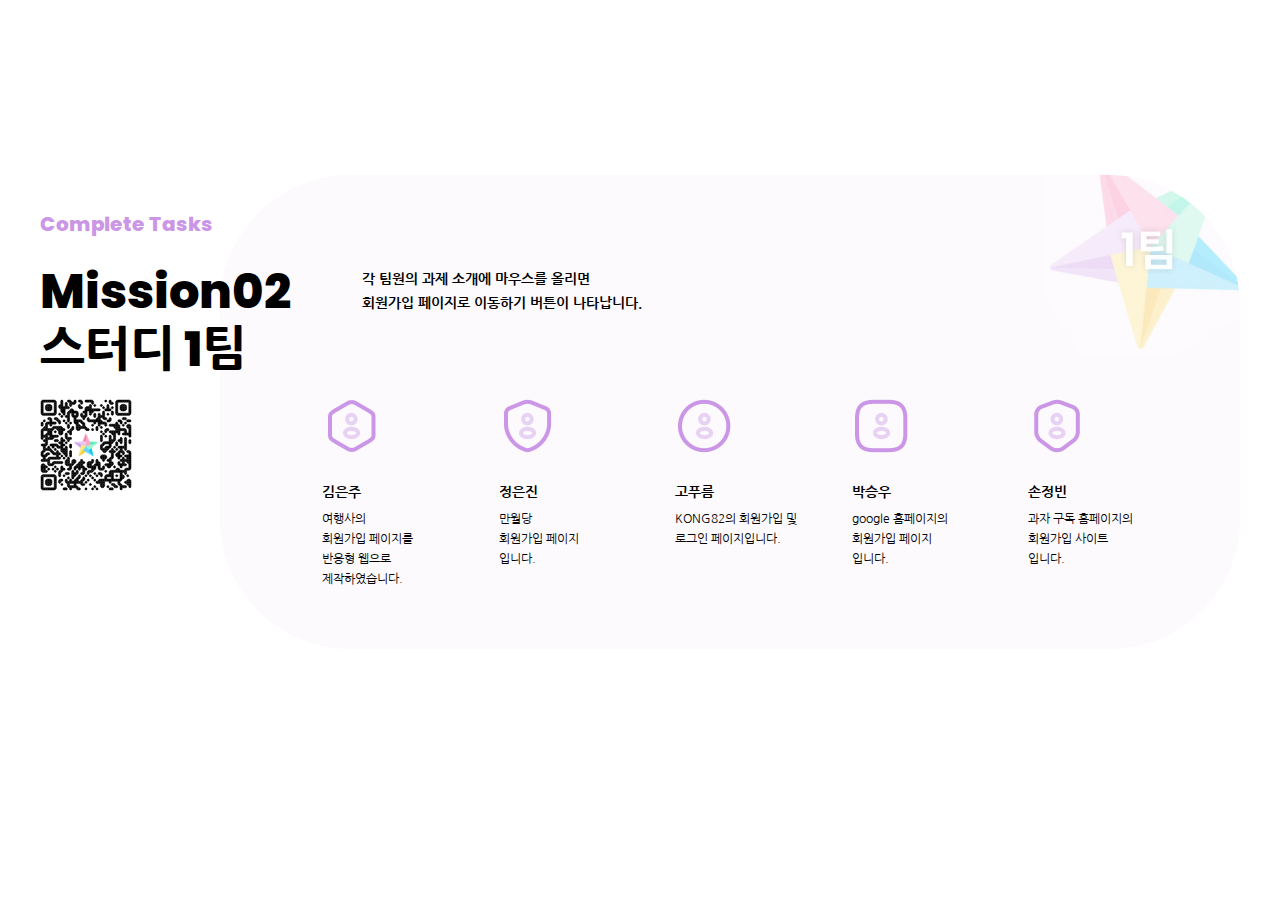
<file: index.html>
<!DOCTYPE html>
<html lang="ko">
   <head>
      <meta charset="UTF-8">
      <meta http-equiv="X-UA-Compatible" content="IE=edge">
      <meta name="viewport" content="width=device-width, initial-scale=1.0">
      <title>Mission02_Study1Team</title>
      <link rel="stylesheet" href="css/kej_index.css">
      <script src="javascript/prefixfree.min.js"></script>
   </head>
   <body>
      <article class="wrap">
         <header>
            <h1><span>Complete Tasks</span>Mission02<br>스터디 1팀</h1>
            <img src="resources/images/kej/index/qrcode.svg" alt="스터디 1팀의 Github" title="스터디 1팀의 Github 바로가기 QRcode">
         </header>
         <section class="flexbox">
            <h2 class="hidden">컨텐츠 시작</h2>
            <p class="discript">각 팀원의 과제 소개에 마우스를 올리면<br>회원가입 페이지로 이동하기 버튼이 나타납니다.</p>
            <article>
               <h2 class="hidden">팀원 과제 링크</h2>
               <!-- 김은주 -->
               <section>
                  <img src="resources/images/kej/index/icon_kej.png" alt="건물아이콘">
                  <h3>김은주</h3>
                  <p>여행사의<br>회원가입 페이지를<br>반응형 웹으로<br>제작하였습니다.</p>
                  <a href="html/kej_signup_v2.html" target="_blank" title="회원가입"><span class="hidden">김은주의 과제로 이동하기</span></a>
               </section>
               <!-- 정은진 : p에 설명 수정, a href에 링크경로 추가해 주세요 -->
               <section>
                  <img src="resources/images/kej/index/icon_jej.png" alt="건물아이콘">
                  <h3>정은진</h3>
                  <p>만월당<br>회원가입 페이지<br>입니다.</p>
                  <a href="html/jungenjin_signup.html" target="_blank" title="회원가입"><span class="hidden">정은진 과제로 이동하기</span></a>
               </section>
               <!-- 고푸름 : p에 설명 수정, a href에 링크경로 추가해 주세요 -->
               <section>
                  <img src="resources/images/kej/index/icon_kpr.png" alt="건물아이콘">
                  <h3>고푸름</h3>
                  <p>KONG82의 회원가입 및<br> 로그인 페이지입니다.</p>
                  <a href="./html/kopureum_signup.html" target="_blank" title="회원가입"><span class="hidden">고푸름의 과제로 이동하기</span></a>
               </section>
               <!-- 박승우 : p에 설명 수정, a href에 링크경로 추가해 주세요 -->
               <section>
                  <img src="resources/images/kej/index/icon_psw.png" alt="건물아이콘">
                  <h3>박승우</h3>
                  <p>google 홈페이지의<br>회원가입 페이지<br>입니다.</p>
                  <a href="html/seungwoo_signup.html" target="_blank" title="회원가입"><span class="hidden">박승우 과제로 이동하기</span></a>
               </section>
               <!-- 손정빈 : p에 설명 수정, a href에 링크경로 추가해 주세요 -->
               <section>
                  <img src="resources/images/kej/index/icon_sjb.png" alt="건물아이콘">
                  <h3>손정빈</h3>
                  <p>과자 구독 홈페이지의<br>회원가입 사이트<br>입니다.</p>
                  <a href="html/sonjeongbig_singup.html" target="_blank" title="회원가입"><span class="hidden">손정빈의 과제로 이동하기</span></a>
               </section>
            </article>
         </section>
      </article>
   </body>
</html>
</file>
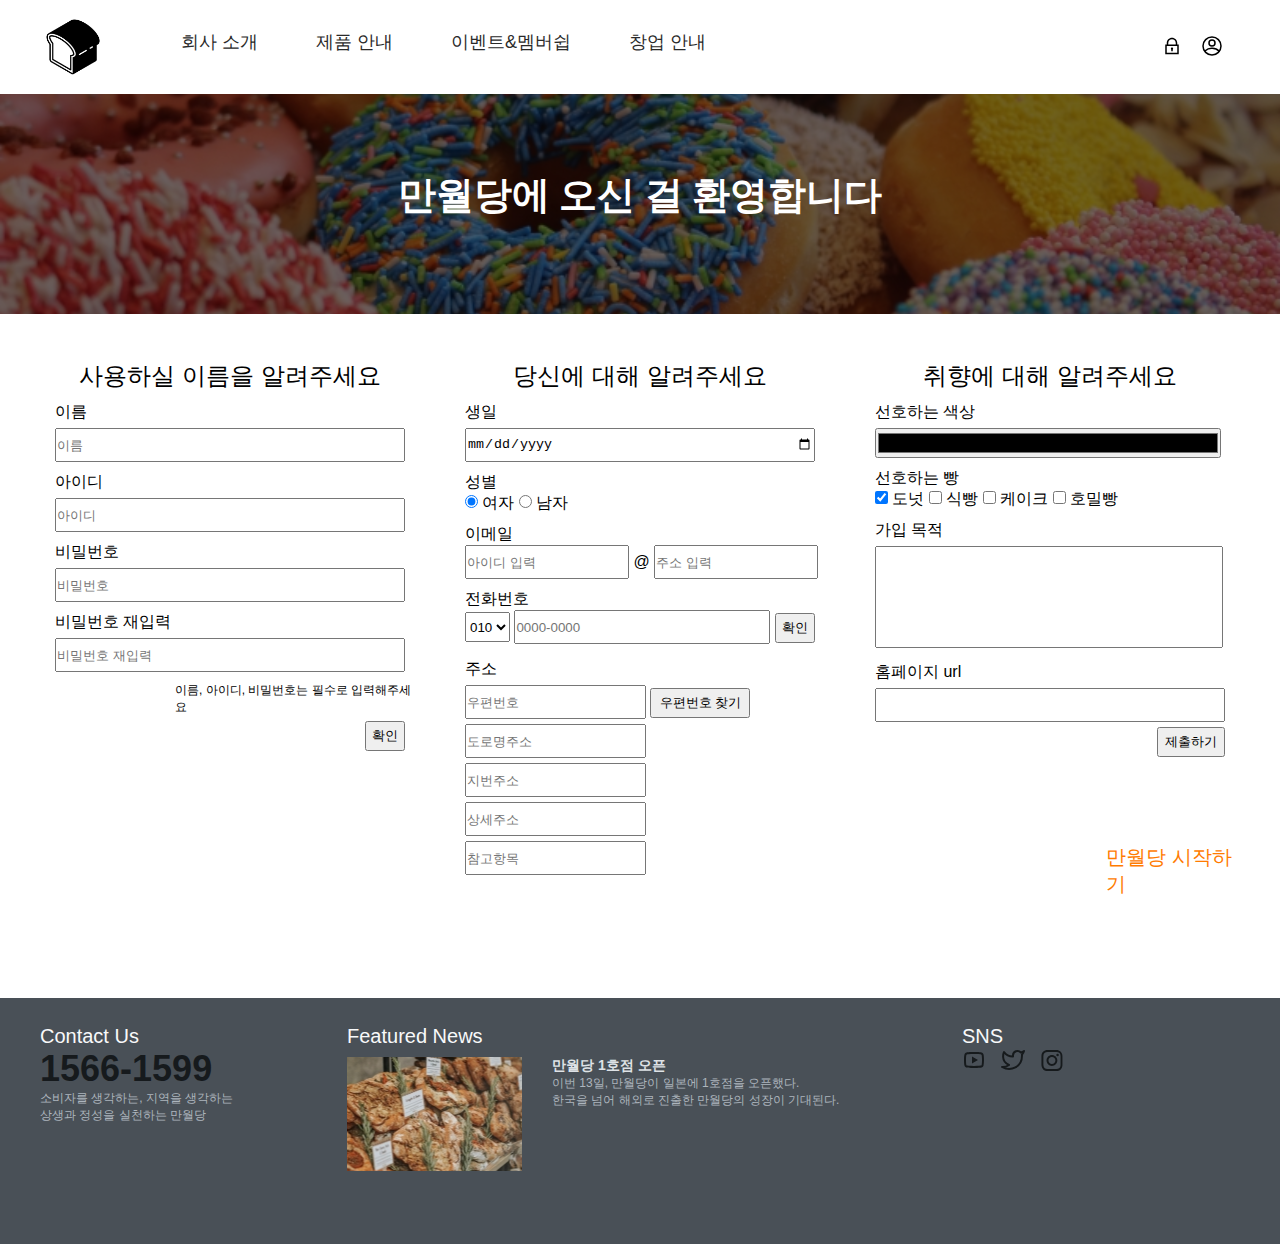
<file: html/jungenjin_signup.html>
<!DOCTYPE html>
<html lang="en">
   <head>
      <meta charset="UTF-8" />
      <meta http-equiv="X-UA-Compatible" content="IE=edge" />
      <meta name="viewport" content="width=device-width, initial-scale=1.0" />
      <title>만월당</title>
      <link rel="stylesheet" href="../css/jungenjin_signup.css" />
      <link rel="shortcut ico" href="../resources/images/jungenjin/bread.ico" />
      <link rel="icon" href="../resources/images/jungenjin/bread.ico" />
   </head>
   <body>
      <div id="wrap">
         <!-- header -->
         <header>
            <div class="container">
               <h1>
                  <a href="jungenjin.html"
                     ><img src="../resources/images/jungenjin/bread.ico" alt="만월당 로고"
                  /></a>
               </h1>
               <nav>
                  <ul>
                     <li><a href="#">회사 소개</a></li>
                     <li><a href="#">제품 안내</a></li>
                     <li><a href="#">이벤트&멤버쉽</a></li>
                     <li><a href="#">창업 안내</a></li>
                  </ul>
               </nav>
               <nav_r>
                  <ul>
                     <li>
                        <a href="#"
                           ><div class="nav_icon">
                              <img
                                 src="../resources/images/jungenjin/people.svg"
                                 alt="인재 채용" /></div
                        ></a>
                     </li>
                     <li>
                        <a href="#"
                           ><div class="nav_icon">
                              <img
                                 src="../resources/images/jungenjin/login.svg"
                                 alt="로그인" /></div
                        ></a>
                     </li>
                  </ul>
               </nav_r>
            </div>
         </header>
         <section>
            <div class="main_img">
               <p class="title">만월당에 오신 걸 환영합니다</p>
            </div>
            <div class="container">
               <div class="box1">
                  <form action="#" method="post">
                     <fieldset>
                        <legend>사용하실 이름을 알려주세요</legend>
                        <div class="text_box">
                           <p class="sub">
                              이름 <br /><label for="name"></label
                              ><input class="
                              write" type="text" id="name" placeholder="이름" title="이름 입력" required="required"/>
                           </p>
                           <p class="sub">
                              아이디 <br /><label for="id"></label
                              ><input class="
                              write" type="text" id="id" placeholder="아이디" title="아이디 입력" required="required" />
                           </p>
                           <p class="sub">
                              비밀번호 <br /><label for="pw"></label
                              ><input 
                              class="write"
                                 type="text"
                                 id="pw"
                                 placeholder="비밀번호"
                                 title="비밀번호 입력" required="required"/>
                           </p>
                           <p class="sub">
                              비밀번호 재입력 <br /><label for="r_pw"></label
                              ><input
                                 class="write"
                                 type="text"
                                 id="r_pw"
                                 placeholder="비밀번호 재입력"
                                 title="비밀번호 재입력" required="required"/>
                           </p>
                           <p class="text">이름, 아이디, 비밀번호는 필수로 입력해주세요</p>
                           <input class="submit" type="submit" value="확인">
                        </div>
                     </fieldset>
                  </form>
               </div>
               <div class="box2">
                  <form action="#" method="post">
                     <fieldset>
                        <legend>당신에 대해 알려주세요</legend>
                        <div class="text_box">
                           <p class="sub">
                              생일 <br /><label for="date"></label
                              ><input class="write" type="date" id="name" placeholder="생일" title="생일 입력" />
                           </p>
                           <p class="sub">
                              성별 <br /><input
                                 type="radio"
                                 name="receive"
                                 checked="cheecked" /> 여자   <input type="radio" name="receive" /> 남자
                           </p>
                           <p class="sub">
                              이메일 <br /><label for="email"></label
                              ><td><input
                                 class="write_em"
                                 type="text"
                                 id="email"
                                 placeholder="아이디 입력"
                                 autocomplete="on"
                                 title="이메일아이디 입력" />
                                 @
                                 <input
                                 class="write_em"
                                 type="text"
                                 id="email"
                                 placeholder="주소 입력"
                                 autocomplete="on"
                                 title="이메일주소 입력" />
                              </td>
                           </p>
                           <p class="sub">
                              전화번호 <br /><label for="hp"></label
                              ><td>
                                 <select id="hp" title="휴대폰 앞자리 선택">
                                    <option selected="selected">010</option>
                                    <option>011</option>
                                 </select>
                                 <input class="write_tel" type="tel" id="tel" pattern="￦d{3}-￦d{3,4}-￦d{4}" required="required" placeholder="0000-0000" title="휴대폰 번호는 숫자 3자리에서 4자리-숫자 4자리 입력" />
                                 <input class="submit_tel" type="submit" value="확인">
                              </td>
                           </p>
                           <div class="login address">
                              <p>주소</p>
                              <input class="address" type="text" id="sample4_postcode" placeholder="우편번호" />
                              <input
                                 class="address_button"
                                 type="button"
                                 onclick="sample4_execDaumPostcode()"
                                 value="우편번호 찾기" /><br />
                              <input class="address" type="text" id="sample4_roadAddress" placeholder="도로명주소" />
                              <input class="address" type="text" id="sample4_jibunAddress" placeholder="지번주소" />
                              <span id="guide" style="color: #999; display: none"></span>
                              <input class="address" type="text" id="sample4_detailAddress" placeholder="상세주소" />
                              <input class="address" type="text" id="sample4_extraAddress" placeholder="참고항목" />

                              <script src="//t1.daumcdn.net/mapjsapi/bundle/postcode/prod/postcode.v2.js"></script>
                              <script>
                                 //본 예제에서는 도로명 주소 표기 방식에 대한 법령에 따라, 내려오는 데이터를 조합하여 올바른 주소를 구성하는 방법을 설명합니다.
                                 function sample4_execDaumPostcode() {
                                    new daum.Postcode({
                                       oncomplete: function (data) {
                                          // 팝업에서 검색결과 항목을 클릭했을때 실행할 코드를 작성하는 부분.

                                          // 도로명 주소의 노출 규칙에 따라 주소를 표시한다.
                                          // 내려오는 변수가 값이 없는 경우엔 공백('')값을 가지므로, 이를 참고하여 분기 한다.
                                          var roadAddr = data.roadAddress; // 도로명 주소 변수
                                          var extraRoadAddr = ''; // 참고 항목 변수

                                          // 법정동명이 있을 경우 추가한다. (법정리는 제외)
                                          // 법정동의 경우 마지막 문자가 "동/로/가"로 끝난다.
                                          if (data.bname !== '' && /[동|로|가]$/g.test(data.bname)) {
                                             extraRoadAddr += data.bname;
                                          }
                                          // 건물명이 있고, 공동주택일 경우 추가한다.
                                          if (data.buildingName !== '' && data.apartment === 'Y') {
                                             extraRoadAddr +=
                                                extraRoadAddr !== ''
                                                   ? ', ' + data.buildingName
                                                   : data.buildingName;
                                          }
                                          // 표시할 참고항목이 있을 경우, 괄호까지 추가한 최종 문자열을 만든다.
                                          if (extraRoadAddr !== '') {
                                             extraRoadAddr = ' (' + extraRoadAddr + ')';
                                          }

                                          // 우편번호와 주소 정보를 해당 필드에 넣는다.
                                          document.getElementById('sample4_postcode').value =
                                             data.zonecode;
                                          document.getElementById('sample4_roadAddress').value =
                                             roadAddr;
                                          document.getElementById('sample4_jibunAddress').value =
                                             data.jibunAddress;

                                          // 참고항목 문자열이 있을 경우 해당 필드에 넣는다.
                                          if (roadAddr !== '') {
                                             document.getElementById('sample4_extraAddress').value =
                                                extraRoadAddr;
                                          } else {
                                             document.getElementById('sample4_extraAddress').value =
                                                '';
                                          }

                                          var guideTextBox = document.getElementById('guide');
                                          // 사용자가 '선택 안함'을 클릭한 경우, 예상 주소라는 표시를 해준다.
                                          if (data.autoRoadAddress) {
                                             var expRoadAddr = data.autoRoadAddress + extraRoadAddr;
                                             guideTextBox.innerHTML =
                                                '(예상 도로명 주소 : ' + expRoadAddr + ')';
                                             guideTextBox.style.display = 'block';
                                          } else if (data.autoJibunAddress) {
                                             var expJibunAddr = data.autoJibunAddress;
                                             guideTextBox.innerHTML =
                                                '(예상 지번 주소 : ' + expJibunAddr + ')';
                                             guideTextBox.style.display = 'block';
                                          } else {
                                             guideTextBox.innerHTML = '';
                                             guideTextBox.style.display = 'none';
                                          }
                                       },
                                    }).open();
                                 }
                              </script>
                           </div>
                        </div>
                     </fieldset>
                  </form>
               </div>
               <div class="box3">
                  <form action="#" method="post">
                     <fieldset>
                        <legend>취향에 대해 알려주세요</legend>
                        <div class="text_box">
                           <p class="sub">선호하는 색상<br /><input class="write" type="color" /></p>
                           <p class="sub">
                              선호하는 빵 <br><input type="checkbox" checked="cheecked" /> 도넛   <input
                                 type="checkbox" /> 식빵   <input type="checkbox" /> 케이크   <input type="checkbox" /> 호밀빵</p>
                           </p>
                           <p class="sub">
                              가입 목적 <br /><textarea class="purpose" name="
                              purpose" id="
                              purpose"></textarea>
                           </p>
                           <p class="sub">
                              홈페이지 url <br /><input class="write" type="url" id="url" name="moon"><input class="submit_url" type="submit" value="제출하기">
                           </p>
                        </div>
                     </fieldset>
                  </form>
               </div>
               <p class="button"><a href="#"></a>만월당 시작하기</p>
            </div>
            <!-- footer -->
            <footer>
               <div class="container">
                   <div class="footer">
                       <div class="part_4box1">
                           <p class="text7">Contact Us</p>
                           <p class="text8">1566-1599</p>
                           <p class="text9">소비자를 생각하는, 지역을 생각하는 <br>
                           상생과 정성을 실천하는 만월당</p>
                       </div>
                       <div class="part_4box2">
                           <p class="text7">Featured News</p>
                           <div class="boximg5"></div>
                           <div class="text_box3">
                               <p class="text10">만월당 1호점 오픈</p>
                               <p class="text9">이번 13일, 만월당이 일본에 1호점을 오픈했다.<br>
                                   한국을 넘어 해외로 진출한 만월당의 성장이 기대된다.</p>
                           </div>
                       </div>
                       <div class="part_4box3">
                           <p class="text7">SNS</p>
                           <div class="iconbox1"></div>
                           <div class="iconbox2"></div>
                           <div class="iconbox3"></div>
                       </div>
                   </div>
           </footer>
         </section>
      </div>
   </body>
</html>
</file>
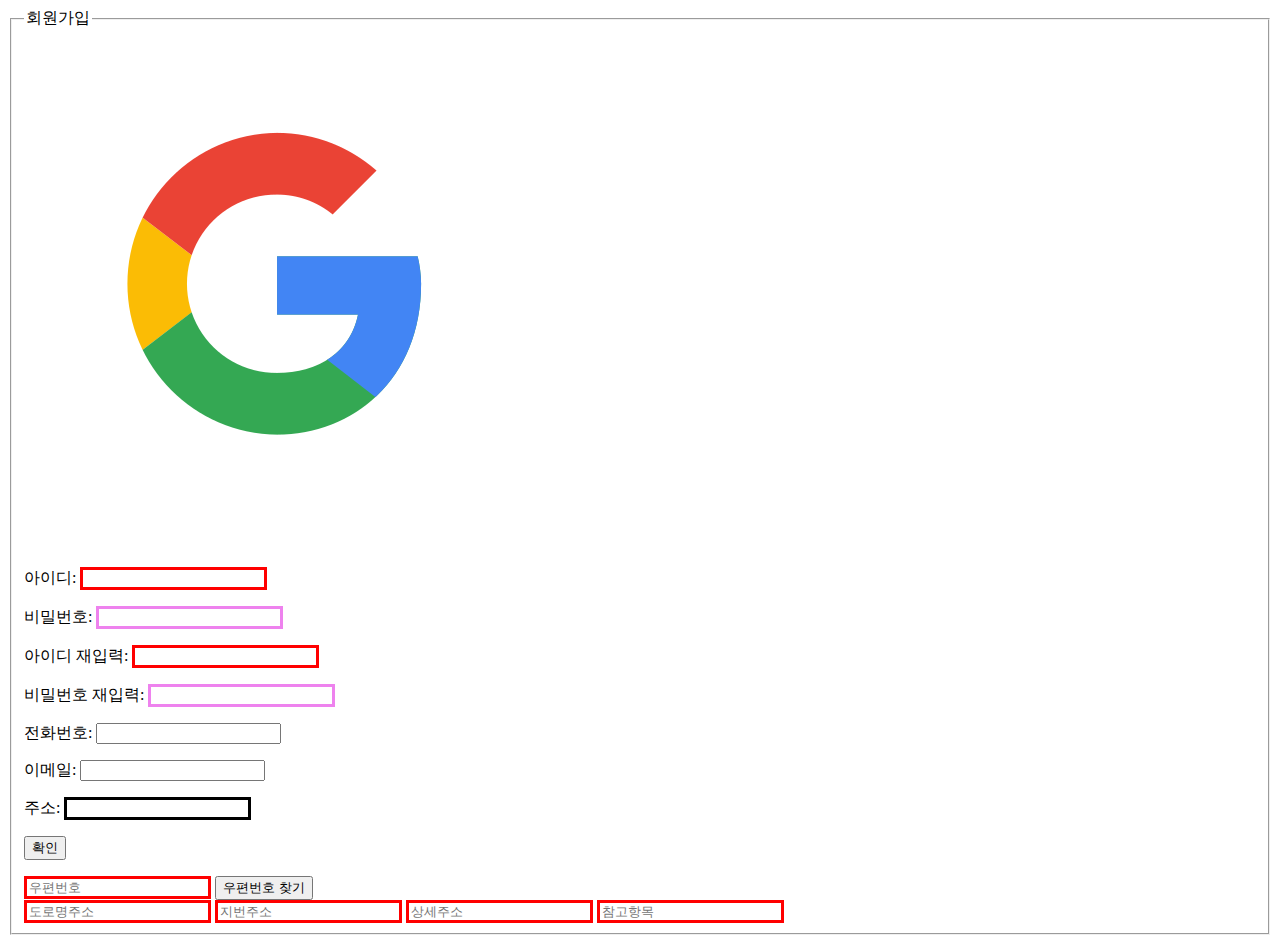
<file: html/seungwoo_signup.html>
<!DOCTYPE html>
<html lang="ko">
<head>
    <meta charset="UTF-8">
    <meta http-equiv="X-UA-Compatible" content="IE=edge">
    <meta name="viewport" content="width=device-width, initial-scale=1.0">
    <title>회원가입</title>
    <style type="text/css">
        
        input[type="text"] {border: solid red} 
        input[type="password"] {border: solid violet}
        input[text="tel"] {border: solid blue}
        input[text="email"] {border: solid pink}
        input[text="button"] {border: solid gray}
        input[type="address"] {border: solid black}
    </style>
    
</head>
<body>
    <form action="#" method="post">
        <fieldset>
            <legend>회원가입</legend>
            <img src="../resources/images/tmddn/google.png">
            <p>아이디: <input type="text"></p>
            <p>비밀번호: <input type="password"></p>
            <p>아이디 재입력: <input type="text"></p>
            <p>비밀번호 재입력: <input type="password"></p>
            <p>전화번호: <input type="tel"></p>
            <p>이메일: <input type="email"></p>
            <p>주소: <input type="address"></p>
            <p><input type="button" value="확인"></p>
            <input type="text" id="sample4_postcode" placeholder="우편번호">
            <input type="button" onclick="sample4_execDaumPostcode()" value="우편번호 찾기"><br>
            <input type="text" id="sample4_roadAddress" placeholder="도로명주소">
            <input type="text" id="sample4_jibunAddress" placeholder="지번주소">
            <span id="guide" style="color:#999;display:none"></span>
            <input type="text" id="sample4_detailAddress" placeholder="상세주소">
            <input type="text" id="sample4_extraAddress" placeholder="참고항목">

<script src="//t1.daumcdn.net/mapjsapi/bundle/postcode/prod/postcode.v2.js"></script>
<script>
    //본 예제에서는 도로명 주소 표기 방식에 대한 법령에 따라, 내려오는 데이터를 조합하여 올바른 주소를 구성하는 방법을 설명합니다.
    function sample4_execDaumPostcode() {
        new daum.Postcode({
            oncomplete: function(data) {
                // 팝업에서 검색결과 항목을 클릭했을때 실행할 코드를 작성하는 부분.

                // 도로명 주소의 노출 규칙에 따라 주소를 표시한다.
                // 내려오는 변수가 값이 없는 경우엔 공백('')값을 가지므로, 이를 참고하여 분기 한다.
                var roadAddr = data.roadAddress; // 도로명 주소 변수
                var extraRoadAddr = ''; // 참고 항목 변수

                // 법정동명이 있을 경우 추가한다. (법정리는 제외)
                // 법정동의 경우 마지막 문자가 "동/로/가"로 끝난다.
                if(data.bname !== '' && /[동|로|가]$/g.test(data.bname)){
                    extraRoadAddr += data.bname;
                }
                // 건물명이 있고, 공동주택일 경우 추가한다.
                if(data.buildingName !== '' && data.apartment === 'Y'){
                   extraRoadAddr += (extraRoadAddr !== '' ? ', ' + data.buildingName : data.buildingName);
                }
                // 표시할 참고항목이 있을 경우, 괄호까지 추가한 최종 문자열을 만든다.
                if(extraRoadAddr !== ''){
                    extraRoadAddr = ' (' + extraRoadAddr + ')';
                }

                // 우편번호와 주소 정보를 해당 필드에 넣는다.
                document.getElementById('sample4_postcode').value = data.zonecode;
                document.getElementById("sample4_roadAddress").value = roadAddr;
                document.getElementById("sample4_jibunAddress").value = data.jibunAddress;
                
                // 참고항목 문자열이 있을 경우 해당 필드에 넣는다.
                if(roadAddr !== ''){
                    document.getElementById("sample4_extraAddress").value = extraRoadAddr;
                } else {
                    document.getElementById("sample4_extraAddress").value = '';
                }

                var guideTextBox = document.getElementById("guide");
                // 사용자가 '선택 안함'을 클릭한 경우, 예상 주소라는 표시를 해준다.
                if(data.autoRoadAddress) {
                    var expRoadAddr = data.autoRoadAddress + extraRoadAddr;
                    guideTextBox.innerHTML = '(예상 도로명 주소 : ' + expRoadAddr + ')';
                    guideTextBox.style.display = 'block';

                } else if(data.autoJibunAddress) {
                    var expJibunAddr = data.autoJibunAddress;
                    guideTextBox.innerHTML = '(예상 지번 주소 : ' + expJibunAddr + ')';
                    guideTextBox.style.display = 'block';
                } else {
                    guideTextBox.innerHTML = '';
                    guideTextBox.style.display = 'none';
                }
            }
        }).open();
    }
</script>





        </fieldset>
    </form>
    
</body>
</html>
</file>
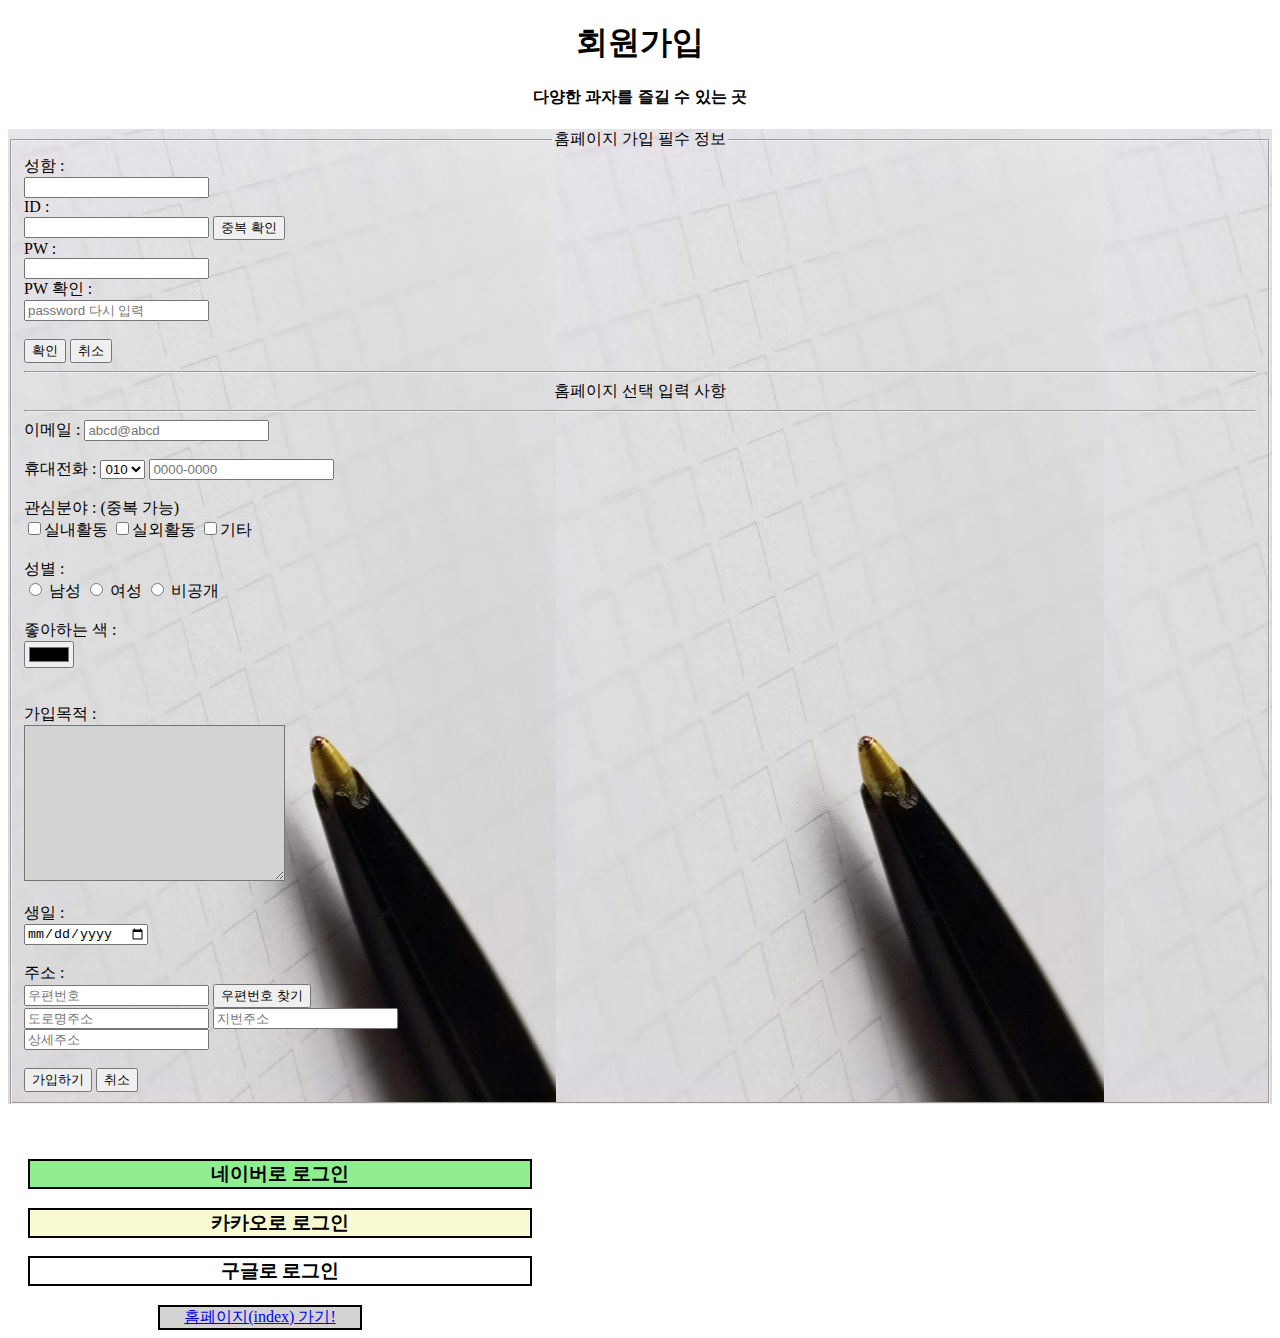
<file: html/sonjeongbig_singup.html>
<!DOCTYPE html>
<html lang="en">
<head>
    <meta charset="UTF-8">
    <meta http-equiv="X-UA-Compatible" content="IE=edge">
    <meta name="viewport" content="width=device-width, initial-scale=1.0">
    
    <title>과자먹자 회원가입 페이지</title>
    <style type="text/css">
        
        
        .maintitle{text-align: center;
            font-family: "굴림", sans-serif;}
        .subtitle{text-align: center;
            font-family: "굴림", sans-serif;}
        .lgd{text-align: center;}
        .lgd2{text-align: center;}
        form{background-image: url("../resources/images/son/gift2.jpg"); background-size: contain;}
        #reason{background-color: lightgray;}
        .loginchoice{text-align: center;}
        .naver{width: 500px;background:lightgreen;border: 2px solid black; margin-left: 20px;}
        .kakao{width: 500px;background: lightgoldenrodyellow;border: 2px solid black;margin-left: 20px;}
        .google{width: 500px;border: 2px solid black;margin-left: 20px;}
         .tag {margin-left : 150px; border: 2px solid black; width: 200px; text-align: center; color: white; background-color: lightgray;}

    </style>

</head>
<body>
    <main id="main">
        <h1 class="maintitle">회원가입</h2>
        <h4 class="subtitle">다양한 과자를 즐길 수 있는 곳</h3>
    </main>
    <form action="#" name="login" method="post" >
        <fieldset>
            <!-- 필수정보 : 이름,ID,비밀번호,비밀번호 확인 > 리퀴드 사용 != or == -->
            <!-- 비밀번호 확인 -->
            <legend class="lgd">홈페이지 가입 필수 정보</legend>
            성함 : <br><input type="text" id="username" required="required" ><br>
             ID : <br><input type="text" id="userid" required="required" > <button>중복 확인</button><br>
            PW : <br><input type="password" id="userpw" required="required" ><br>
            PW 확인 :<br><input type="password" id="pwcheck" required="required" placeholder="password 다시 입력"><br><br>
                <div>
                    <button>확인</button>
                    <button>취소</button>

                </div>
                <hr>
            <form action="#" name="choice" method="post">
                <!-- 선택입력: 생일(달력 구현),성별(라디오),이메일(autocomplate),전화번호,가입목적(teatarea),관심분야(체크박스),홈페이지(url),주소 -->
                <!-- 관심분야(체크박스),달력,홈페이지,가입목적(textarea),이메일 형식 지정 남음. -->
                <legend class = 'lgd2'>홈페이지 선택 입력 사항</legend><hr>
                이메일 : 
                <input type="email" id="emailfront" autocomplete="on" placeholder="abcd@abcd"><br><br><!--outocomplate-->
                휴대전화 :
                <select name='cellphone' >
                    <option value='010' selected >010</option>
                    <option value='011'>011</option>
                    <option value='016'>016</option>
                </select><!--select/option/seleted 010 / pattern-->
                <input type="tel" pattern="[0-9]{4}-[0-9]{4}" placeholder="0000-0000">
                <br><br>
                관심분야 : (중복 가능)
                <br>
                <input type="checkbox" name ="관심" id="checkbox">실내활동
                <input type="checkbox" name ="관심" id="checkbox">실외활동
                <input type="checkbox" name ="관심" id="checkbox">기타
                <br><br>
                성별 : <br>
                <input type="radio" name="user" value="1"> 남성
                <input type="radio" name="user" value="2"> 여성
                <input type="radio" name="user" value="3"> 비공개
                <br><br>
                좋아하는 색 : <br>
                <input class="favoritecolor" type="color"><br><br>
                <br>
                가입목적 :
                <br>
                <textarea name="reason" id="reason" cols="30" rows="10"></textarea>
                <br> <br><!--textarea-->
                생일  :
                <br>
                <input class="birthday" type="date" id="birthday"  title="생일 입력" />
                <br>
                <br>
            <!-- 주소입력 api 자리 -->
                주소 :
                <br>
                <input type="text" id="sample4_postcode" placeholder="우편번호">
                <input type="button" onclick="sample4_execDaumPostcode()" value="우편번호 찾기"><br>
                <input type="text" id="sample4_roadAddress" placeholder="도로명주소">
                <input type="text" id="sample4_jibunAddress" placeholder="지번주소">
                <span id="guide" style="color:#999;display:none"></span>
                <br>
                <input type="text" id="sample4_detailAddress" placeholder="상세주소">
                <input type="hidden" id="sample4_extraAddress" placeholder="참고항목">

                <script src="//t1.daumcdn.net/mapjsapi/bundle/postcode/prod/postcode.v2.js"></script>
                <script>
                    //본 예제에서는 도로명 주소 표기 방식에 대한 법령에 따라, 내려오는 데이터를 조합하여 올바른 주소를 구성하는 방법을 설명합니다.
                    function sample4_execDaumPostcode() {
                        new daum.Postcode({
                            oncomplete: function(data) {
                                // 팝업에서 검색결과 항목을 클릭했을때 실행할 코드를 작성하는 부분.

                                // 도로명 주소의 노출 규칙에 따라 주소를 표시한다.
                                // 내려오는 변수가 값이 없는 경우엔 공백('')값을 가지므로, 이를 참고하여 분기 한다.
                                var roadAddr = data.roadAddress; // 도로명 주소 변수
                                var extraRoadAddr = ''; // 참고 항목 변수

                                // 법정동명이 있을 경우 추가한다. (법정리는 제외)
                                // 법정동의 경우 마지막 문자가 "동/로/가"로 끝난다.
                                if(data.bname !== '' && /[동|로|가]$/g.test(data.bname)){
                                    extraRoadAddr += data.bname;
                                }
                                // 건물명이 있고, 공동주택일 경우 추가한다.
                                if(data.buildingName !== '' && data.apartment === 'Y'){
                                extraRoadAddr += (extraRoadAddr !== '' ? ', ' + data.buildingName : data.buildingName);
                                }
                                // 표시할 참고항목이 있을 경우, 괄호까지 추가한 최종 문자열을 만든다.
                                if(extraRoadAddr !== ''){
                                    extraRoadAddr = ' (' + extraRoadAddr + ')';
                                }

                                // 우편번호와 주소 정보를 해당 필드에 넣는다.
                                document.getElementById('sample4_postcode').value = data.zonecode;
                                document.getElementById("sample4_roadAddress").value = roadAddr;
                                document.getElementById("sample4_jibunAddress").value = data.jibunAddress;
                                
                                // 참고항목 문자열이 있을 경우 해당 필드에 넣는다.
                                if(roadAddr !== ''){
                                    document.getElementById("sample4_extraAddress").value = extraRoadAddr;
                                } else {
                                    document.getElementById("sample4_extraAddress").value = '';
                                }

                                var guideTextBox = document.getElementById("guide");
                                // 사용자가 '선택 안함'을 클릭한 경우, 예상 주소라는 표시를 해준다.
                                if(data.autoRoadAddress) {
                                    var expRoadAddr = data.autoRoadAddress + extraRoadAddr;
                                    guideTextBox.innerHTML = '(예상 도로명 주소 : ' + expRoadAddr + ')';
                                    guideTextBox.style.display = 'block';

                                } else if(data.autoJibunAddress) {
                                    var expJibunAddr = data.autoJibunAddress;
                                    guideTextBox.innerHTML = '(예상 지번 주소 : ' + expJibunAddr + ')';
                                    guideTextBox.style.display = 'block';
                                } else {
                                    guideTextBox.innerHTML = '';
                                    guideTextBox.style.display = 'none';
                                }
                            }
                        }).open();
                    }
                </script>
                <br>
                

            </form>
            <br>
           
            <button>가입하기</button>
            <button>취소</button>

        </fieldset>
        <br><br>
    </form>
    <div class="loginchoice">
        <h3 class="naver">네이버로 로그인</h3>
        <h3 class="kakao">카카오로 로그인</h3>
        <h3 class="google">구글로 로그인</h3>
    </div>
    <div class = "tag">
    <a href="../index.html" target="_blank">홈페이지(index) 가기!</a>
    </div>
    
</body>
</html>
</file>
<file: css/kej_index.css>
@charset "utf-8";
@import url('https://fonts.googleapis.com/css2?family=Nanum+Gothic:wght@400;700;800&family=Poppins:wght@700&display=swap');

*{margin:0; padding:0; box-sizing:border-box;}
p, h3{font-family:'Nanum Gothic'; font-size:14px; font-weight:700}
.hidden {position:absolute; width:1px; height:1px; overflow:hidden; margin:-1px; border:0;}

body{display:flex; justify-content:center; align-items:center; min-height:100vh;}
.wrap {position:relative; width:1200px; height:550px}

header{float:left; margin-top:20px;}
header h1{font-family:'Poppins', 'Nanum Gothic'; font-size:48px; line-height:58px; font-weight:800; padding-bottom:20px}
header h1 span{display:block; color:#CB96E6; font-size:20px; margin-bottom:10px;}

.flexbox {display:flex; flex-direction:column; position:relative; padding-right:65px;} 
.flexbox::before{content:""; position:absolute; top:0; right:0; width:1020px; height:474px; background:#FCFAFD url(../resources/images/kej/index/bg.png) no-repeat right top; border-radius:130px; z-index:-999}
.discript{height:187px; padding:92px 0 0 70px; line-height:24px;}
.flexbox > article {display:flex}
.flexbox > article > section {position:relative; width:178px; height:328px; border-radius:70px; padding:35px 0 0 30px}
.flexbox > article > section > img {width:58px; height:58px}
.flexbox > article > section > h3 {margin:26px 0 10px 0;}
.flexbox > article > section > p {font-size:12px; font-weight:400; line-height:20px}
@keyframes boxon {
    from{background:rgba(203, 150, 230,0); box-shadow:0px 0px 60px rgba(203, 150, 230, 0);} to{background:#fff; box-shadow:0px 0px 60px rgba(203, 150, 230, 0.15);}
}
.flexbox > article > section:hover{animation:boxon 0.3s; background:#fff; box-shadow:0px 0px 60px rgba(203, 150, 230, 0.15)}
.flexbox > article > section > a {position:absolute; right:24px; bottom:40px; width:40px; height:40px; border-radius:20px; opacity:0;}
.flexbox > article > section:hover > a{background:#CB96E6 url('../resources/images/kej/index/btn_arrow.svg') no-repeat center; opacity:0.5; transition:0.3s;}
.flexbox > article > section:hover > a:hover{box-shadow:0px 3px 10px rgba(203, 150, 230, 0.5); opacity:1; transition:0.3s}
</file>
<file: css/jungenjin_signup.css>
@charset "utf-8";
/* 초기화 */
* {
   margin: 0;
   padding: 0;
}
a {
   text-decoration: none;
}
ul,
li,
ol {
   list-style: none;
}
/* common */
.container {
   margin: 0 auto;
   max-width: 1200px;
   overflow: hidden;
   font-family: 'Noto Sans KR', sans-serif;
}
/* header */
header {
   width: 100%;
   height: 80px;
   margin: 14px 0 0 0;
   box-sizing: border-box;
}
h1 img {
   width: 66px;
}
h1 {
   float: left;
   margin: 0 75px 0 0;
}
nav {
   float: left;
   overflow: hidden;
}
nav ul li {
   float: left;
   margin: 16px 58px 0 0;
   font-size: 18px;
   font-weight: 300;
}
nav ul li a {
   color: #292929;
}
nav_r {
   float: right;
   overflow: hidden;
}
nav_r ul li {
   float: right;
   margin: 20px 0 0 0;
   font-size: 18px;
   font-weight: 300;
}
nav_r ul li img {
   width: 24px;
   height: 24px;
   background-position: center;
   background-size: cover;
}
.nav_icon {
   float: right;
   width: 40px;
   height: 40px;
}
/* nav hover */
nav ul li a:hover {
   color: #ff7b00;
}
/* section */
fieldset {
   border: none;
   margin: 16px 0 0 0;
}
/* font */
.title {
   text-align: center;
   font-size: 38px;
   font-weight: bold;
   color: #fff;
}
.text_box {
   margin: 10px 0 0 0;
   padding: 0 0 0 15px;
}
legend {
   font-size: 24px;
   font-weight: 400;
   text-align: center;
}
.sub {
   font-size: 16px;
   padding: 0 0 10px 0;
}
.text {
   font-size: 12px;
   font-weight: 300;
   padding: 0 0 0 120px;
}
/* main_img */
.main_img {
   height: 144px;
   padding: 76px 0 0 0;
   background-image: url(../resources/images/jungenjin/kerschbaumer.jpg);
   background-position: center;
   background-size: cover;
   background-color: #707070;
   background-blend-mode: multiply;
}
/* box */
.box1 {
   float: left;
   width: 380px;
   height: 500px;
   margin: 30px 0 0 0;
}
.box2 {
   float: left;
   width: 380px;
   height: 500px;
   margin: 30px 0 0 30px;
}
.box3 {
   float: left;
   width: 380px;
   height: 500px;
   margin: 30px 0 0 30px;
}
/* input */
.write {
   margin: 5px 0 0 0;
   width: 346px;
   height: 30px;
}
.write_em {
   width: 160px;
   height: 30px;
}
.write_tel {
   width: 252px;
   height: 30px;
}
select {
   height: 30px;
}
.address {
   margin: 5px 0 0 0;
   height: 30px;
}
.purpose {
   margin: 5px 0 0 0;
   width: 346px;
   height: 100px;
   resize: none;
}
/* button */
.submit {
   margin: 5px 0 0 310px;
   width: 40px;
   height: 30px;
}
.address_button {
   width: 100px;
   height: 30px;
}
.submit_url {
   margin: 5px 0 0 282px;
   width: 68px;
   height: 30px;
}
.submit_tel {
   width: 40px;
   height: 30px;
}
/* 만월당 시작하기 */
.button {
   font-size: 20px;
   font-weight: 100;
   margin: 0 0 0 1066px;
   color: #ff7b00;
}
.button:hover {
   color: #ff7b00;
   font-weight: bold;
}
/* footer */
footer {
   clear: both;
   width: 100%;
   min-height: 246px;
   background-color: #495057;
   clear: both;
   margin: 100px 0 0 0;
}
.text7 {
   font-size: 20px;
   font-weight: 100;
   color: #f8f9fa;
}
.part_4box1 {
   float: left;
   width: 277px;
   height: 155px;
   margin: 27px 0 0 0;
}
.text8 {
   font-size: 36px;
   font-weight: 800;
   color: #161a1d;
}
.text9 {
   font-size: 12px;
   font-weight: 300;
   color: #adb5bd;
}
.part_4box2 {
   float: left;
   width: 585px;
   height: 155px;
   margin: 27px 0 0 30px;
}
.boximg5 {
   float: left;
   width: 175px;
   height: 114px;
   background-image: url(../resources/images/jungenjin/bakery3.jpg);
   background-position: center;
   margin: 9px 0 0 0;
}
.text_box3 {
   float: left;
   width: 380px;
   height: 114px;
   margin: 9px 0 0 30px;
}
.text10 {
   font-size: 14px;
   font-weight: bold;
   color: #dee2e6;
}
.part_4box3 {
   float: left;
   width: 277px;
   height: 155px;
   margin: 27px 0 0 30px;
}
.iconbox1 {
   float: left;
   width: 24px;
   height: 24px;
   background-image: url(../resources/images/jungenjin/youtube_icon.svg);
   background-position: center;
   background-size: cover;
   box-sizing: border-box;
   filter: invert(7%) sepia(7%) saturate(1352%) hue-rotate(163deg) brightness(95%) contrast(93%);
}
.iconbox2 {
   float: left;
   width: 24px;
   height: 24px;
   margin: 0 0 0 15px;
   background-image: url(../resources/images/jungenjin/twitter_icon.svg);
   background-position: center;
   background-size: cover;
   box-sizing: border-box;
   filter: invert(7%) sepia(7%) saturate(1352%) hue-rotate(163deg) brightness(95%) contrast(93%);
}
.iconbox3 {
   float: left;
   width: 24px;
   height: 24px;
   margin: 0 0 0 15px;
   background-image: url(../resources/images/jungenjin/instagram_icon.svg);
   background-position: center;
   background-size: cover;
   box-sizing: border-box;
   filter: invert(7%) sepia(7%) saturate(1352%) hue-rotate(163deg) brightness(95%) contrast(93%);
}
</file>
